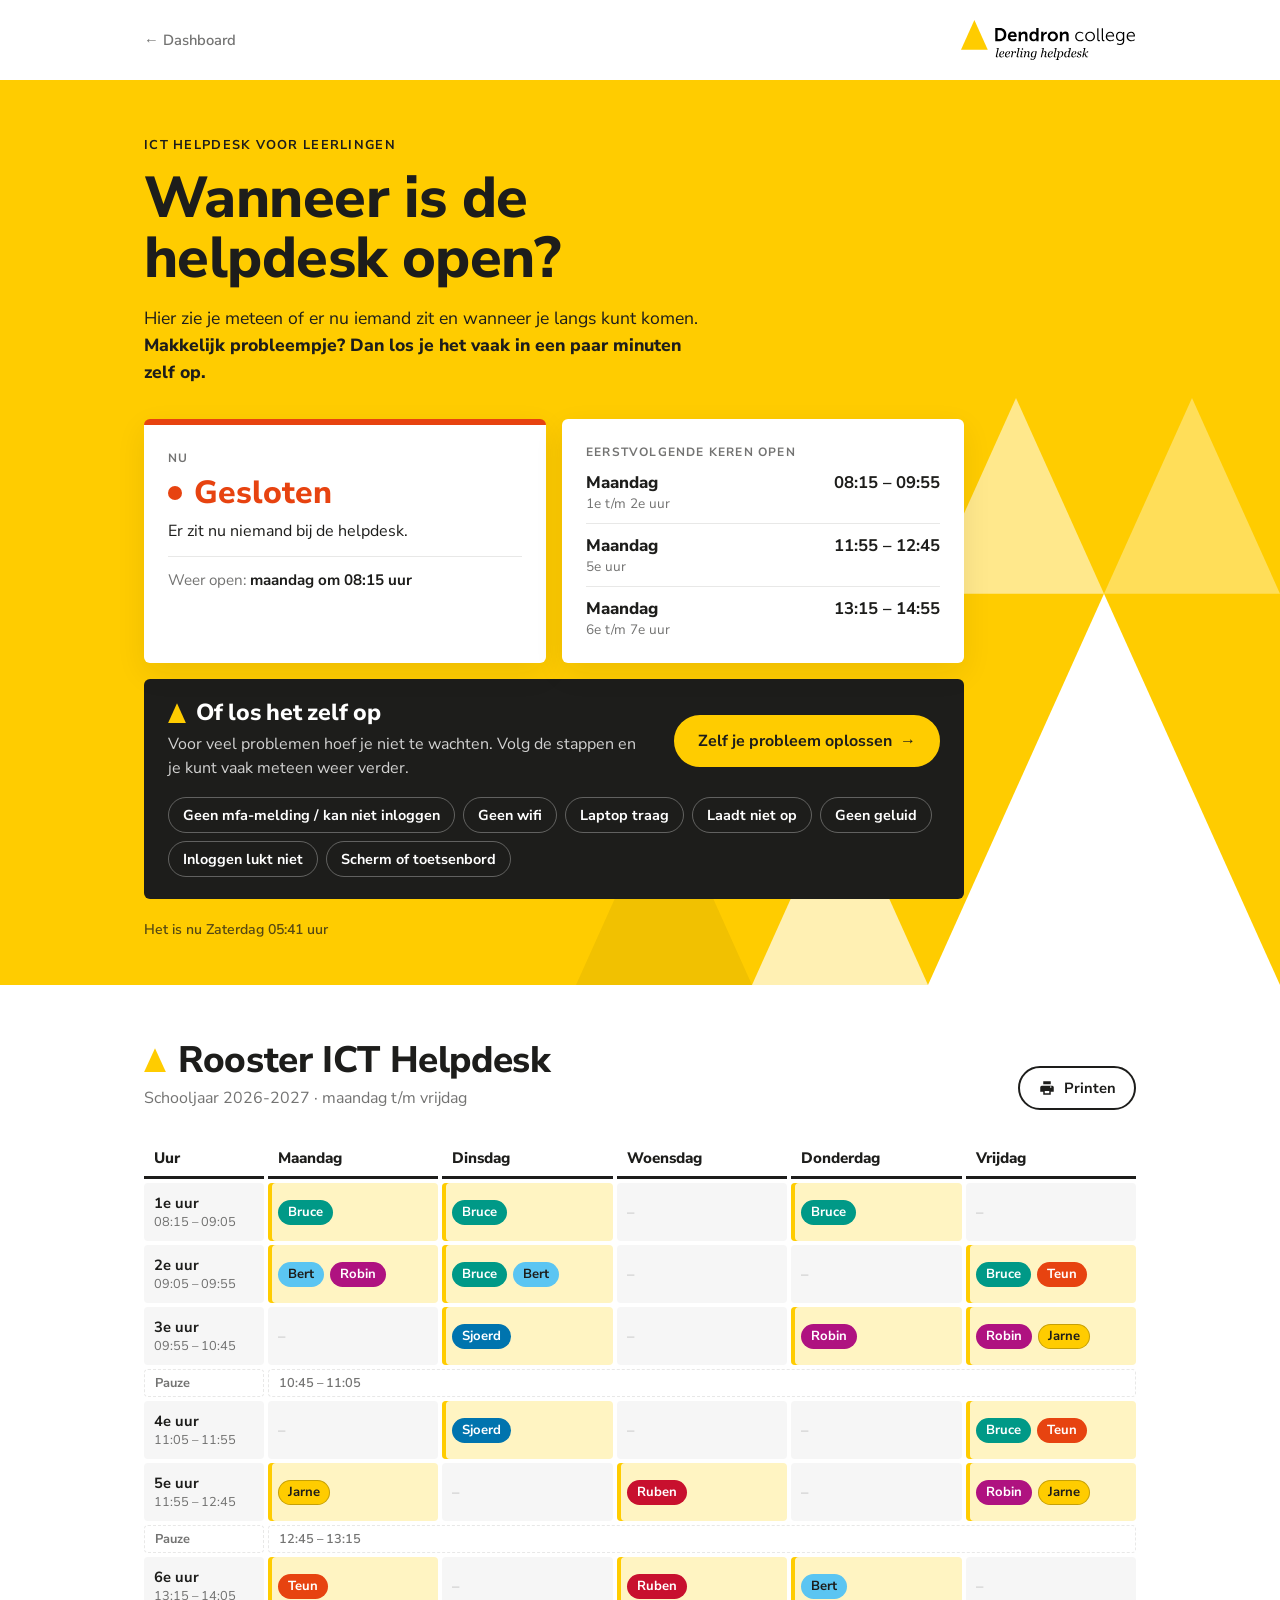
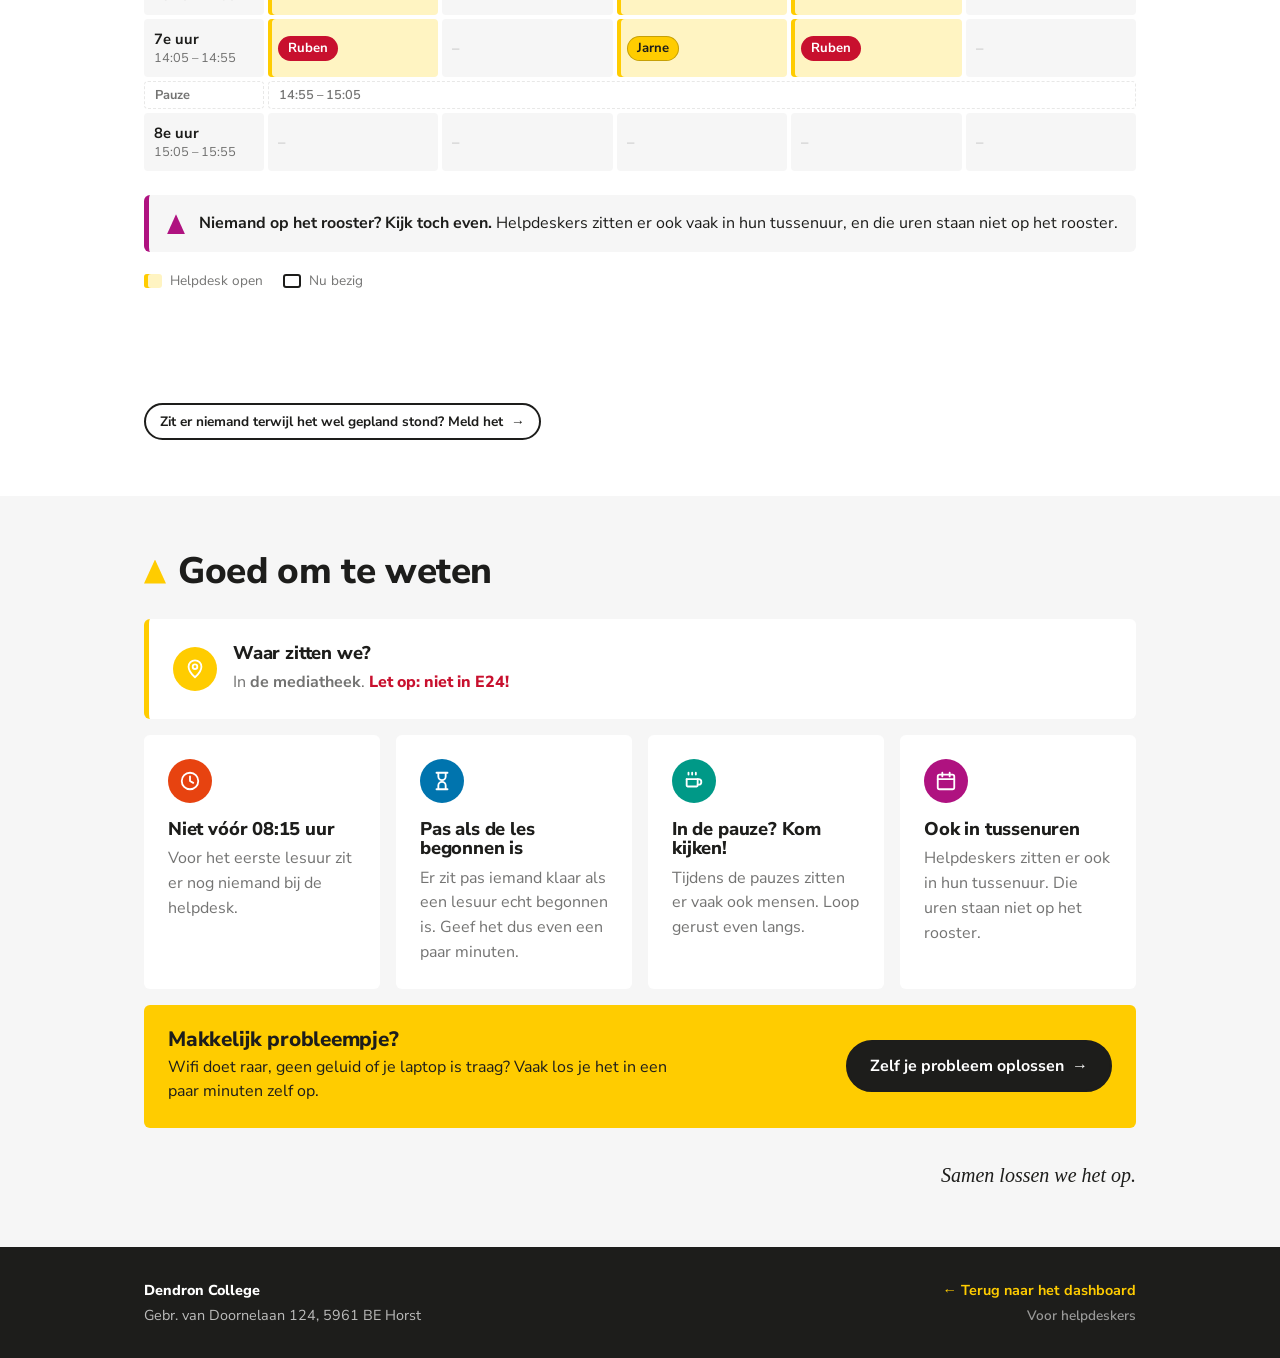
<file: index.html>
<!DOCTYPE html>
<html lang="nl">
<head>
<meta charset="UTF-8">
<meta name="viewport" content="width=device-width, initial-scale=1.0">
<title>ICT Helpdesk — Dendron College</title>
<meta name="description" content="Wanneer is de ICT Helpdesk voor leerlingen van het Dendron College open? Bekijk live of er iemand zit en het hele rooster.">
<meta name="theme-color" content="#ffcc00">
<link rel="icon" id="favicon" href="data:image/svg+xml,%3Csvg xmlns='http://www.w3.org/2000/svg' viewBox='0 0 233 259'%3E%3Cpath d='M233 259H0L116.5 0z' fill='%23ffcc00'/%3E%3C/svg%3E">
<link rel="manifest" href="manifest.webmanifest">
<link rel="apple-touch-icon" href="icons/apple-touch-icon.png">
<meta name="apple-mobile-web-app-title" content="Helpdesk">
<!-- Deelpreview (Teams, WhatsApp). TODO: zet og:image op de volledige URL zodra de site online staat. -->
<meta property="og:type" content="website">
<meta property="og:title" content="ICT Helpdesk — Dendron College">
<meta property="og:description" content="Is de ICT Helpdesk nu open? Bekijk het live, zie het rooster en los makkelijke problemen zelf op.">
<meta property="og:image" content="icons/og-image.png">
<meta name="twitter:card" content="summary_large_image">
<link rel="preconnect" href="https://fonts.googleapis.com">
<link rel="preconnect" href="https://fonts.gstatic.com" crossorigin>
<link href="https://fonts.googleapis.com/css2?family=Nunito+Sans:opsz,wght@6..12,300;6..12,400;6..12,600;6..12,700;6..12,800&display=swap" rel="stylesheet">
<link rel="stylesheet" href="style.css">
</head>
<body>

<header class="site-header no-print">
  <div class="wrap header-inner">
    <a class="back-link" href="https://www.dendrondashboard.online/">
      <span aria-hidden="true">←</span> Dashboard
    </a>
    <img src="logo%20kleur.svg" alt="Dendron college" class="logo-img">
  </div>
</header>

<main>

  <!-- Hero + live status -->
  <section class="hero no-print">
    <svg class="hero-pattern" viewBox="0 0 466 518" aria-hidden="true" preserveAspectRatio="xMaxYMax meet">
      <path d="M466 518H233L349.5 259Z" fill="#fff"/>
      <path d="M349.5 259H233L291.25 129.5Z" fill="#fff" opacity=".55"/>
      <path d="M466 259H349.5L407.75 129.5Z" fill="#fff" opacity=".35"/>
      <path d="M233 518H116.5L174.75 388.5Z" fill="#fff" opacity=".7"/>
      <path d="M116.5 518H0L58.25 388.5Z" fill="#1d1d1b" opacity=".06"/>
      <path d="M233 388.5H174.75L203.875 323.75Z" fill="#fff" opacity=".45"/>
    </svg>

    <div class="wrap hero-inner">
      <p class="eyebrow">ICT Helpdesk voor leerlingen</p>
      <h1>Wanneer is de helpdesk open?</h1>
      <p class="hero-intro">Hier zie je meteen of er nu iemand zit en wanneer je langs kunt komen. <strong>Makkelijk probleempje? Dan los je het vaak in een paar minuten zelf op.</strong></p>

      <div class="status-grid" aria-live="polite">
        <article class="card card--now" id="nowCard">
          <p class="card-label">Nu</p>
          <div id="nowCardBody"><p class="loading">Bezig met laden…</p></div>
        </article>

        <article class="card card--next">
          <p class="card-label">Eerstvolgende keren open</p>
          <div id="nextCardBody"><p class="loading">Bezig met laden…</p></div>
        </article>
      </div>

      <div class="selfhelp-hero">
        <div>
          <h2>Of los het zelf op</h2>
          <p>Voor veel problemen hoef je niet te wachten. Volg de stappen en je kunt vaak meteen weer verder.</p>
        </div>
        <a class="btn btn-yellow" href="zelf-oplossen.html">Zelf je probleem oplossen <span aria-hidden="true">→</span></a>
        <ul class="selfhelp-chips" aria-label="Veelvoorkomende problemen">
          <li><a href="zelf-oplossen.html#mfa">Geen mfa-melding / kan niet inloggen</a></li>
          <li><a href="zelf-oplossen.html#wifi">Geen wifi</a></li>
          <li><a href="zelf-oplossen.html#traag">Laptop traag</a></li>
          <li><a href="zelf-oplossen.html#opladen">Laadt niet op</a></li>
          <li><a href="zelf-oplossen.html#geluid">Geen geluid</a></li>
          <li><a href="zelf-oplossen.html#inloggen">Inloggen lukt niet</a></li>
          <li><a href="zelf-oplossen.html#scherm">Scherm of toetsenbord</a></li>
        </ul>
      </div>

      <p class="clock" id="clockLine"></p>
    </div>
  </section>

  <!-- Rooster -->
  <section class="section" id="rooster">
    <div class="wrap">
      <img src="logo%20kleur.svg" alt="Dendron college" class="logo-img print-only">
      <div class="section-head">
        <div>
          <h2>Rooster ICT Helpdesk</h2>
          <p class="section-sub">Schooljaar <span data-school-year>2026-2027</span> &middot; maandag t/m vrijdag</p>
          <p class="print-meta" id="printMeta"></p>
        </div>
        <button type="button" class="btn btn-ghost no-print" id="printBtn">
          <svg viewBox="0 0 24 24" width="18" height="18" aria-hidden="true"><path fill="currentColor" d="M7 3h10v4H7zM5 9h14a2 2 0 0 1 2 2v6h-4v4H7v-4H3v-6a2 2 0 0 1 2-2zm4 7v3h6v-3zm8-4.5a1 1 0 1 0 0-2 1 1 0 0 0 0 2z"/></svg>
          Printen
        </button>
      </div>

      <!-- Dagweergave (mobiel) -->
      <div class="day-view no-print">
        <div class="day-tabs" role="tablist" aria-label="Kies een dag" id="dayTabs"></div>
        <ol class="day-list" id="dayList" role="tabpanel"></ol>
      </div>

      <!-- Weekoverzicht (desktop + print) -->
      <div class="week-view">
        <table class="schedule-table" id="scheduleTable">
          <thead><tr id="scheduleHead"></tr></thead>
          <tbody id="scheduleBody"></tbody>
        </table>
      </div>

      <p class="callout">
        <span class="callout-icon" aria-hidden="true"></span>
        <span><strong>Niemand op het rooster? Kijk toch even.</strong> Helpdeskers zitten er ook vaak in hun tussenuur, en die uren staan niet op het rooster.</span>
      </p>

      <p class="legend no-print">
        <span class="legend-item"><span class="legend-swatch legend-swatch--open"></span>Helpdesk open</span>
        <span class="legend-item"><span class="legend-swatch legend-swatch--now"></span>Nu bezig</span>
      </p>
    </div>
  </section>

  <!-- Melden: niemand aanwezig tijdens ingeroosterd uur -->
  <section class="section section--report no-print" id="report">
    <div class="wrap">
      <button type="button" class="btn" id="reportOpenBtn" aria-haspopup="dialog" aria-controls="reportDialog">
        Zit er niemand terwijl het wel gepland stond? Meld het <span aria-hidden="true">→</span>
      </button>
    </div>
  </section>

  <dialog class="report-dialog no-print" id="reportDialog">
    <iframe name="reportTargetFrame" id="reportTargetFrame" style="display:none" title="Verzendresultaat melding"></iframe>
    <form class="report-form" id="reportForm" action="https://desk.zoho.eu/support/WebToCase" method="POST" enctype="multipart/form-data" target="reportTargetFrame">
      <input type="hidden" name="xnQsjsdp" value="edbsneeeb703ba929cdb6807a4efa32f4d808">
      <input type="hidden" name="xmIwtLD" value="edbsnc99cc49e31f7a76a9d853115a38218190ee532fbfa03d89999647d38cb2911f1">
      <input type="hidden" name="xJdfEaS" value="">
      <input type="hidden" name="actionType" value="Q2FzZXM=">
      <input type="hidden" name="returnURL" value="*">
      <input type="hidden" name="Contact Name" id="reportContactName" value="">
      <input type="hidden" name="Email" value="onbekend@leerling.dendron.nl">
      <input type="hidden" name="Subject" id="reportSubject" value="">

      <div class="report-dialog-head">
        <h3>Zit er niemand, terwijl het wel gepland stond?</h3>
        <button type="button" class="report-dialog-close" id="reportCancelBtn" aria-label="Sluiten">&times;</button>
      </div>
      <p class="report-dialog-intro">Meld het even, dan weet de teamleider dat er iemand gemist is.</p>
      <div class="report-field">
        <label for="reportSlot">Welk lesuur ging het mis?</label>
        <select id="reportSlot" required></select>
      </div>
      <div class="report-field">
        <label for="reportName">Je naam <span class="report-optional">(optioneel)</span></label>
        <input type="text" id="reportName" placeholder="Bijv. Sanne de Vries" autocomplete="name">
      </div>
      <div class="report-field">
        <label for="reportNote">Extra info <span class="report-optional">(optioneel)</span></label>
        <textarea id="reportNote" name="Description" rows="3" placeholder="Bijv. Ik ben om 10:10 langsgeweest, er zat niemand."></textarea>
      </div>
      <div class="report-actions">
        <button type="submit" class="btn btn-dark" id="reportSubmitBtn">Versturen</button>
      </div>
      <p class="report-status" id="reportStatus" role="status" aria-live="polite"></p>
    </form>
  </dialog>

  <!-- Goed om te weten -->
  <section class="section section--tips">
    <div class="wrap">
      <h2>Goed om te weten</h2>
      <div class="tips">
        <article class="tip tip--location">
          <span class="tip-icon tip-icon--yellow" aria-hidden="true">
            <svg viewBox="0 0 24 24"><path d="M12 21s-7-6.2-7-11.5A7 7 0 0 1 19 9.5C19 14.8 12 21 12 21Z"/><circle cx="12" cy="9.5" r="2.5"/></svg>
          </span>
          <h3>Waar zitten we?</h3>
          <p>In <strong data-location>de mediatheek</strong>. <span class="tip-warning" data-location-warning>Let op: niet in E24!</span></p>
        </article>
        <article class="tip">
          <span class="tip-icon tip-icon--orange" aria-hidden="true">
            <svg viewBox="0 0 24 24"><circle cx="12" cy="12" r="9"/><path d="M12 7v5l3.5 2"/></svg>
          </span>
          <h3>Niet vóór 08:15 uur</h3>
          <p>Voor het eerste lesuur zit er nog niemand bij de helpdesk.</p>
        </article>
        <article class="tip">
          <span class="tip-icon tip-icon--blue" aria-hidden="true">
            <svg viewBox="0 0 24 24"><path d="M6 3h12M8 3v4a4 4 0 0 0 8 0V3M8 21v-4a4 4 0 0 1 8 0v4M6 21h12"/></svg>
          </span>
          <h3>Pas als de les begonnen is</h3>
          <p>Er zit pas iemand klaar als een lesuur echt begonnen is. Geef het dus even een paar minuten.</p>
        </article>
        <article class="tip">
          <span class="tip-icon tip-icon--teal" aria-hidden="true">
            <svg viewBox="0 0 24 24"><path d="M4 10h13a3 3 0 0 1 0 6h-1"/><path d="M4 10v7a1 1 0 0 0 1 1h10a1 1 0 0 0 1-1v-7"/><path d="M6 3v2M10 3v2M14 3v2"/></svg>
          </span>
          <h3>In de pauze? Kom kijken!</h3>
          <p>Tijdens de pauzes zitten er vaak ook mensen. Loop gerust even langs.</p>
        </article>
        <article class="tip">
          <span class="tip-icon tip-icon--magenta" aria-hidden="true">
            <svg viewBox="0 0 24 24"><rect x="3" y="5" width="18" height="16" rx="2"/><path d="M3 10h18M8 3v4M16 3v4"/></svg>
          </span>
          <h3>Ook in tussenuren</h3>
          <p>Helpdeskers zitten er ook in hun tussenuur. Die uren staan niet op het rooster.</p>
        </article>
      </div>
      <div class="selfhelp-banner">
        <div>
          <h3>Makkelijk probleempje?</h3>
          <p>Wifi doet raar, geen geluid of je laptop is traag? Vaak los je het in een paar minuten zelf op.</p>
        </div>
        <a class="btn btn-dark" href="zelf-oplossen.html">Zelf je probleem oplossen <span aria-hidden="true">→</span></a>
      </div>
      <p class="quote">Samen lossen we het op.</p>
    </div>
  </section>

</main>

<footer class="site-footer no-print">
  <div class="wrap footer-inner">
    <div>
      <p class="footer-title">Dendron College</p>
      <p>Gebr. van Doornelaan 124, 5961 BE Horst</p>
    </div>
    <div class="footer-links">
      <a class="footer-link" href="https://www.dendrondashboard.online/">← Terug naar het dashboard</a>
      <a class="footer-link footer-link--muted" href="beheer.html">Voor helpdeskers</a>
    </div>
  </div>
</footer>

<script src="rooster.js"></script>
<script src="script.js"></script>
</body>
</html>
</file>
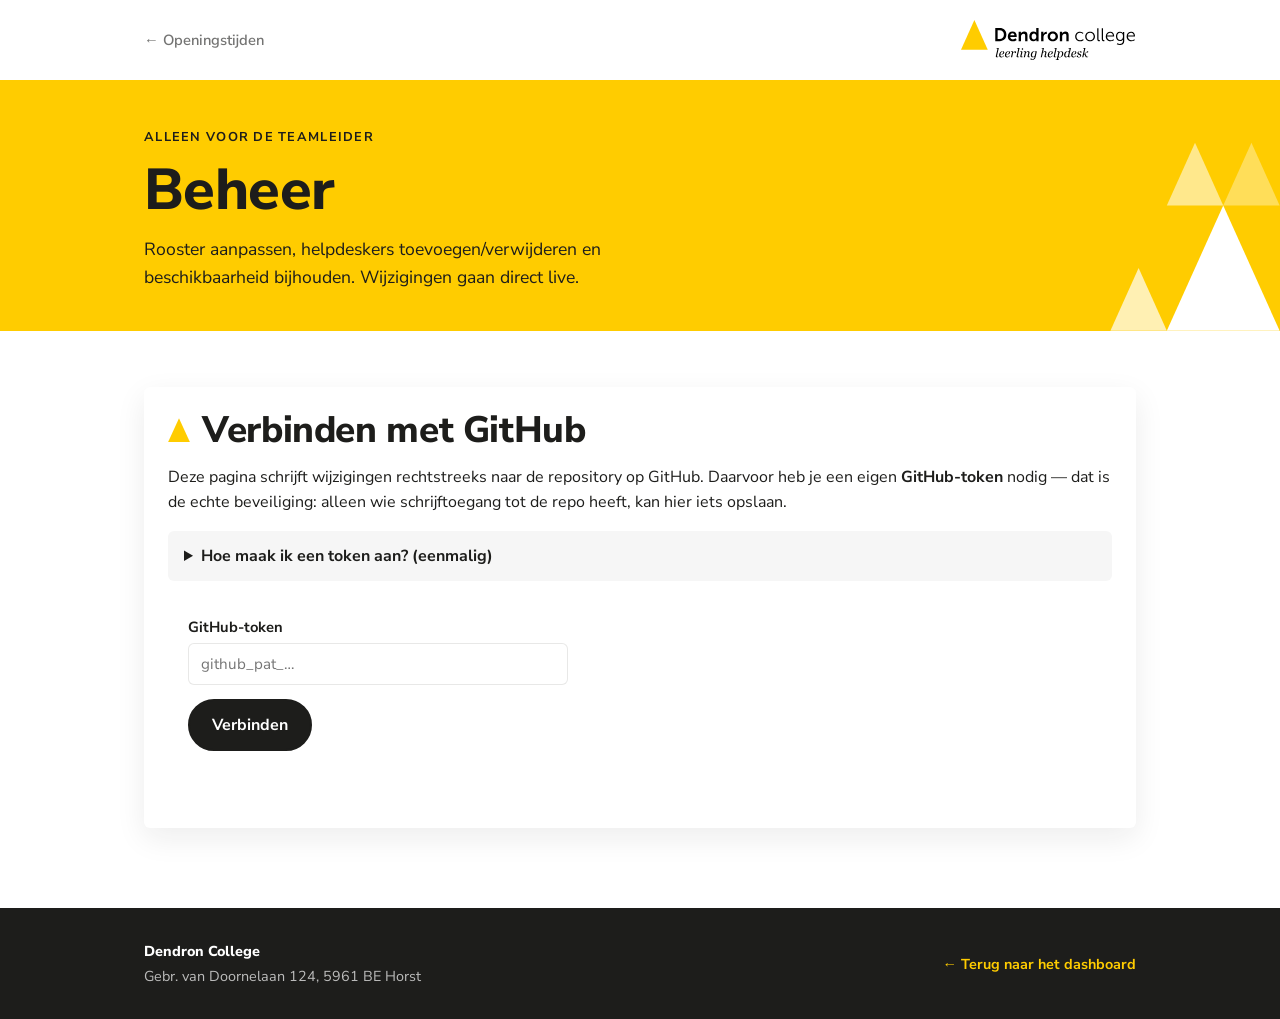
<file: beheer.html>
<!DOCTYPE html>
<html lang="nl">
<head>
<meta charset="UTF-8">
<meta name="viewport" content="width=device-width, initial-scale=1.0">
<title>Beheer — ICT Helpdesk Dendron College</title>
<meta name="description" content="Voor de teamleider: rooster aanpassen, helpdeskers beheren en beschikbaarheid bijhouden.">
<meta name="robots" content="noindex, nofollow">
<meta name="theme-color" content="#ffcc00">
<link rel="icon" href="data:image/svg+xml,%3Csvg xmlns='http://www.w3.org/2000/svg' viewBox='0 0 233 259'%3E%3Cpath d='M233 259H0L116.5 0z' fill='%23ffcc00'/%3E%3C/svg%3E">
<link rel="preconnect" href="https://fonts.googleapis.com">
<link rel="preconnect" href="https://fonts.gstatic.com" crossorigin>
<link href="https://fonts.googleapis.com/css2?family=Nunito+Sans:opsz,wght@6..12,300;6..12,400;6..12,600;6..12,700;6..12,800&display=swap" rel="stylesheet">
<link rel="stylesheet" href="style.css">
</head>
<body>

<header class="site-header">
  <div class="wrap header-inner">
    <a class="back-link" href="index.html">
      <span aria-hidden="true">←</span> Openingstijden
    </a>
    <img src="logo%20kleur.svg" alt="Dendron college" class="logo-img">
  </div>
</header>

<main>

  <section class="hero hero--compact">
    <svg class="hero-pattern" viewBox="0 0 466 518" aria-hidden="true" preserveAspectRatio="xMaxYMax meet">
      <path d="M466 518H233L349.5 259Z" fill="#fff"/>
      <path d="M349.5 259H233L291.25 129.5Z" fill="#fff" opacity=".55"/>
      <path d="M466 259H349.5L407.75 129.5Z" fill="#fff" opacity=".35"/>
      <path d="M233 518H116.5L174.75 388.5Z" fill="#fff" opacity=".7"/>
    </svg>

    <div class="wrap hero-inner">
      <p class="eyebrow">Alleen voor de teamleider</p>
      <h1>Beheer</h1>
      <p class="hero-intro">Rooster aanpassen, helpdeskers toevoegen/verwijderen en beschikbaarheid bijhouden. Wijzigingen gaan direct live.</p>
    </div>
  </section>

  <!-- Stap 1: inloggen -->
  <section class="section" id="loginSection">
    <div class="wrap">
      <div class="admin-card">
        <h2 class="admin-card-title">Verbinden met GitHub</h2>
        <p>Deze pagina schrijft wijzigingen rechtstreeks naar de repository op GitHub. Daarvoor heb je een eigen <strong>GitHub-token</strong> nodig — dat is de echte beveiliging: alleen wie schrijftoegang tot de repo heeft, kan hier iets opslaan.</p>

        <details class="admin-help">
          <summary>Hoe maak ik een token aan? (eenmalig)</summary>
          <ol>
            <li>Ga naar <a href="https://github.com/settings/personal-access-tokens/new" target="_blank" rel="noopener">github.com/settings/personal-access-tokens/new</a> en log in met een GitHub-account dat schrijftoegang heeft tot deze repository.</li>
            <li>Geef het token een naam, bijv. "Helpdesk beheer".</li>
            <li>Kies bij <strong>Repository access</strong> voor "Only select repositories" en selecteer deze repo (<strong>Helpdesk-uren</strong>).</li>
            <li>Zet bij <strong>Permissions → Repository permissions → Contents</strong> op <strong>Read and write</strong>. Meer heeft deze pagina niet nodig.</li>
            <li>Klik op "Generate token" en kopieer de token (begint met <code>github_pat_…</code>).</li>
            <li>Plak hem hieronder. Hij wordt alleen in dit browsertabblad onthouden (niet opgeslagen), en gaat rechtstreeks naar GitHub — nooit ergens anders naartoe.</li>
          </ol>
        </details>

        <form class="report-form admin-login-form" id="loginForm">
          <div class="report-field">
            <label for="tokenInput">GitHub-token</label>
            <input type="password" id="tokenInput" autocomplete="off" placeholder="github_pat_…" required>
          </div>
          <div class="report-actions">
            <button type="submit" class="btn btn-dark">Verbinden</button>
          </div>
          <p class="report-status" id="loginStatus" role="status" aria-live="polite"></p>
        </form>
      </div>
    </div>
  </section>

  <!-- Stap 2: beheeromgeving (verborgen tot je verbonden bent) -->
  <section class="section" id="adminSection" hidden>
    <div class="wrap">

      <div class="admin-topbar">
        <p class="admin-connected">Verbonden met GitHub</p>
        <button type="button" class="btn" id="logoutBtn">Uitloggen</button>
      </div>

      <!-- Rooster bewerken -->
      <div class="admin-card">
        <h2 class="admin-card-title">Rooster</h2>
        <p>Klik op een naam in een vak om diegene dat lesuur te verwijderen. Gebruik het keuzemenu om iemand toe te voegen.</p>
        <div class="week-view admin-schedule-wrap">
          <table class="schedule-table" id="adminScheduleTable">
            <thead><tr id="adminScheduleHead"></tr></thead>
            <tbody id="adminScheduleBody"></tbody>
          </table>
        </div>
      </div>

      <div class="admin-save-bar">
        <button type="button" class="btn btn-dark" id="saveRoosterBtn">Rooster &amp; helpdeskers opslaan</button>
        <p class="report-status" id="saveStatus" role="status" aria-live="polite"></p>
      </div>

      <!-- Helpdeskers beheren -->
      <div class="admin-card">
        <h2 class="admin-card-title">Helpdeskers</h2>
        <p>Voeg een nieuwe helpdesker toe of verwijder iemand. Verwijderen haalt diegene ook overal uit het rooster.</p>
        <div id="helperList" class="admin-helper-list"></div>
        <form class="report-form admin-inline-form" id="helperForm">
          <div class="report-field">
            <label for="helperName">Naam</label>
            <input type="text" id="helperName" placeholder="Bijv. Sanne" required>
          </div>
          <div class="report-field">
            <label for="helperColor">Kleur</label>
            <select id="helperColor">
              <option value="teal">teal</option>
              <option value="red">rood</option>
              <option value="lightblue">lichtblauw</option>
              <option value="magenta">magenta</option>
              <option value="orange">oranje</option>
              <option value="yellow">geel</option>
              <option value="blue">blauw</option>
              <option value="lime">lime</option>
              <option value="dark">donker</option>
            </select>
          </div>
          <div class="report-actions">
            <button type="submit" class="btn btn-dark">Toevoegen</button>
          </div>
        </form>
      </div>

      <!-- Beschikbaarheid -->
      <div class="admin-card" id="absenceCard">
        <h2 class="admin-card-title">Niet beschikbaar</h2>
        <p>Geef aan dat iemand op een bepaalde datum een bepaald lesuur niet beschikbaar is. Diegene verdwijnt dan automatisch dat lesuur van het rooster op de site — je hoeft het weekrooster hiervoor niet aan te passen.</p>
        <form class="report-form admin-inline-form" id="absenceForm">
          <div class="report-field">
            <label for="absenceName">Wie</label>
            <select id="absenceName" required></select>
          </div>
          <div class="report-field">
            <label for="absenceDate">Datum</label>
            <input type="date" id="absenceDate" required>
          </div>
          <div class="report-field">
            <label for="absencePeriod">Lesuur</label>
            <select id="absencePeriod" required></select>
          </div>
          <div class="report-actions">
            <button type="submit" class="btn btn-dark">Toevoegen</button>
          </div>
          <p class="report-status" id="absenceStatus" role="status" aria-live="polite"></p>
        </form>
        <div id="absenceList"></div>
      </div>

    </div>
  </section>

</main>

<footer class="site-footer">
  <div class="wrap footer-inner">
    <div>
      <p class="footer-title">Dendron College</p>
      <p>Gebr. van Doornelaan 124, 5961 BE Horst</p>
    </div>
    <a class="footer-link" href="https://www.dendrondashboard.online/">← Terug naar het dashboard</a>
  </div>
</footer>

<script src="admin.js"></script>
</body>
</html>
</file>
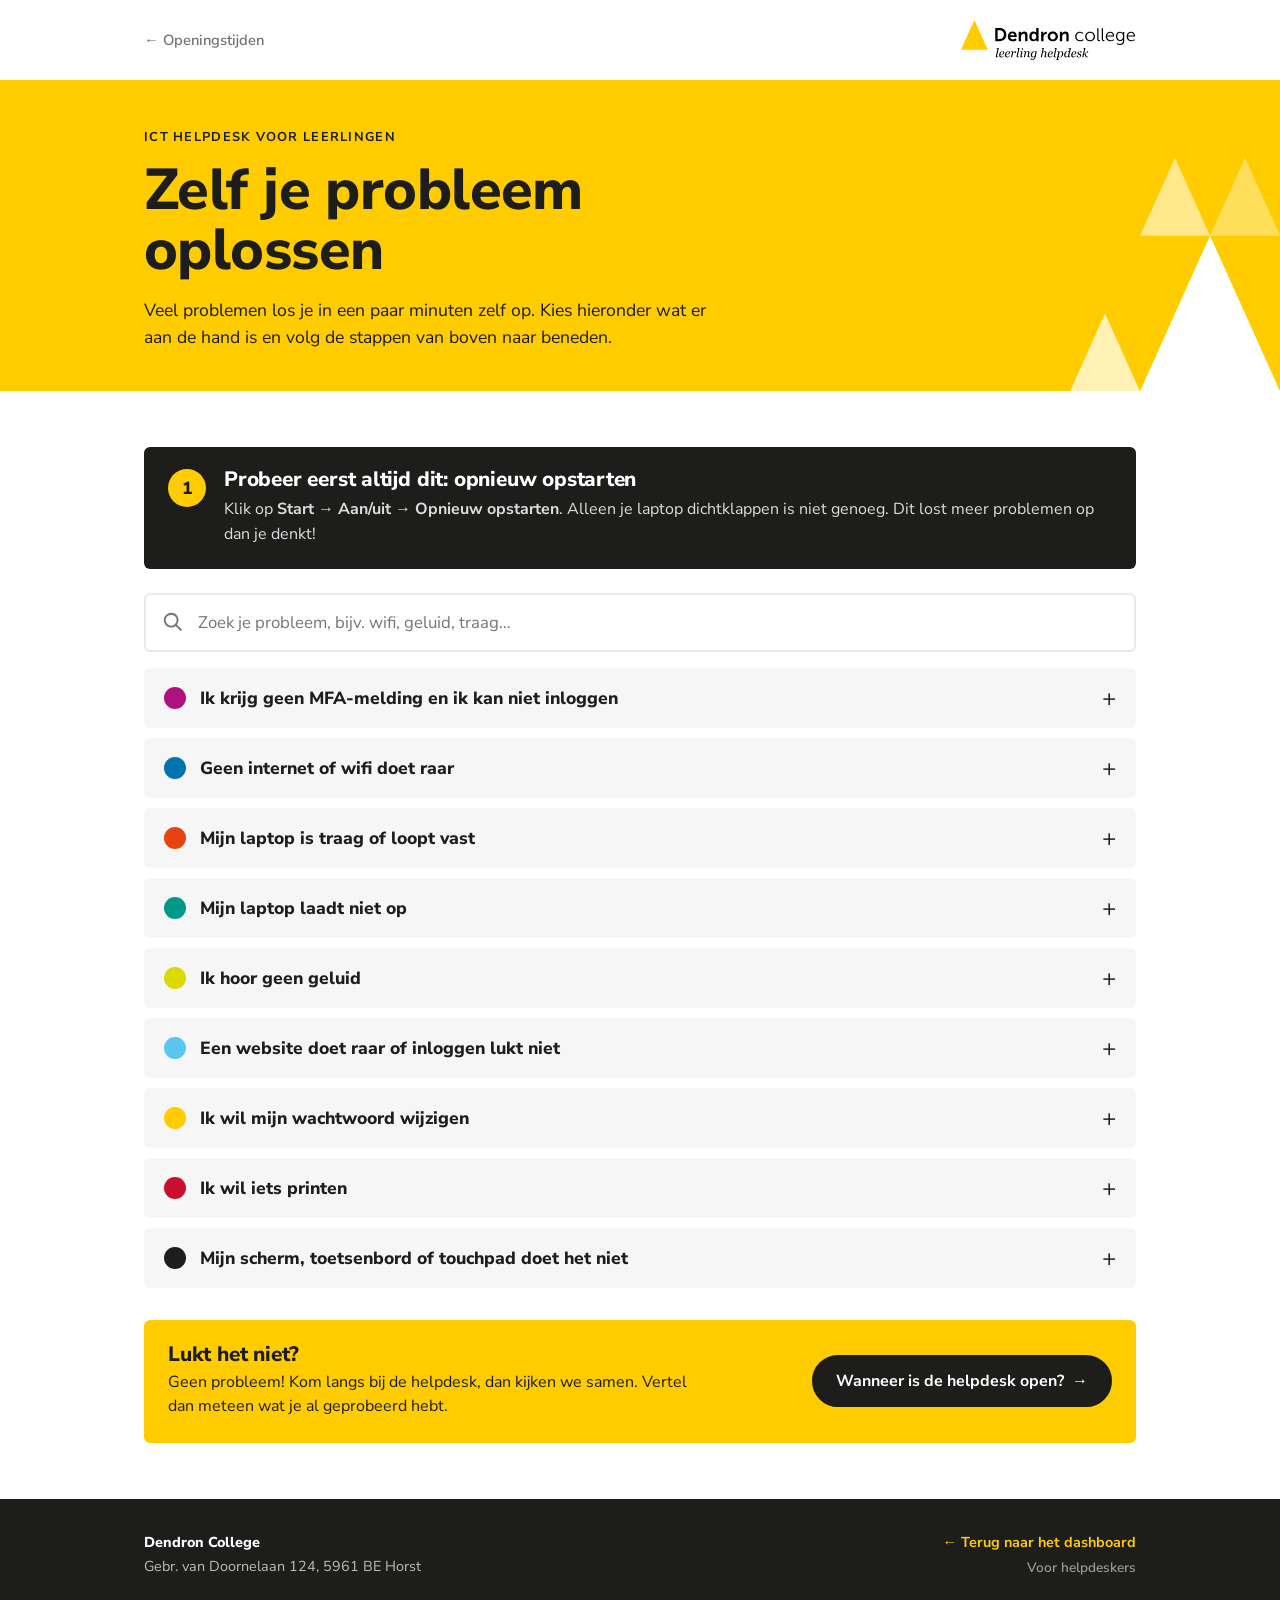
<file: zelf-oplossen.html>
<!DOCTYPE html>
<html lang="nl">
<head>
<meta charset="UTF-8">
<meta name="viewport" content="width=device-width, initial-scale=1.0">
<title>Zelf oplossen — ICT Helpdesk Dendron College</title>
<meta name="description" content="Snel zelf een makkelijk ICT-probleem oplossen: wifi, geluid, een trage laptop, opladen en inloggen.">
<meta name="theme-color" content="#ffcc00">
<link rel="icon" href="data:image/svg+xml,%3Csvg xmlns='http://www.w3.org/2000/svg' viewBox='0 0 233 259'%3E%3Cpath d='M233 259H0L116.5 0z' fill='%23ffcc00'/%3E%3C/svg%3E">
<link rel="manifest" href="manifest.webmanifest">
<link rel="apple-touch-icon" href="icons/apple-touch-icon.png">
<meta name="apple-mobile-web-app-title" content="Helpdesk">
<!-- Deelpreview (Teams, WhatsApp). TODO: zet og:image op de volledige URL zodra de site online staat. -->
<meta property="og:type" content="website">
<meta property="og:title" content="Zelf je probleem oplossen — ICT Helpdesk Dendron">
<meta property="og:description" content="Wifi, geluid, trage laptop? Los makkelijke ICT-problemen in een paar minuten zelf op.">
<meta property="og:image" content="icons/og-image.png">
<meta name="twitter:card" content="summary_large_image">
<link rel="preconnect" href="https://fonts.googleapis.com">
<link rel="preconnect" href="https://fonts.gstatic.com" crossorigin>
<link href="https://fonts.googleapis.com/css2?family=Nunito+Sans:opsz,wght@6..12,300;6..12,400;6..12,600;6..12,700;6..12,800&display=swap" rel="stylesheet">
<link rel="stylesheet" href="style.css">
</head>
<body>

<header class="site-header">
  <div class="wrap header-inner">
    <a class="back-link" href="index.html">
      <span aria-hidden="true">←</span> Openingstijden
    </a>
    <img src="logo%20kleur.svg" alt="Dendron college" class="logo-img">
  </div>
</header>

<main>

  <section class="hero hero--compact">
    <svg class="hero-pattern" viewBox="0 0 466 518" aria-hidden="true" preserveAspectRatio="xMaxYMax meet">
      <path d="M466 518H233L349.5 259Z" fill="#fff"/>
      <path d="M349.5 259H233L291.25 129.5Z" fill="#fff" opacity=".55"/>
      <path d="M466 259H349.5L407.75 129.5Z" fill="#fff" opacity=".35"/>
      <path d="M233 518H116.5L174.75 388.5Z" fill="#fff" opacity=".7"/>
    </svg>

    <div class="wrap hero-inner">
      <p class="eyebrow">ICT Helpdesk voor leerlingen</p>
      <h1>Zelf je probleem oplossen</h1>
      <p class="hero-intro">Veel problemen los je in een paar minuten zelf op. Kies hieronder wat er aan de hand is en volg de stappen van boven naar beneden.</p>
    </div>
  </section>

  <section class="section">
    <div class="wrap">

      <div class="first-aid">
        <span class="first-aid-num" aria-hidden="true">1</span>
        <div>
          <h2 class="first-aid-title">Probeer eerst altijd dit: opnieuw opstarten</h2>
          <p>Klik op <strong>Start → Aan/uit → Opnieuw opstarten</strong>. Alleen je laptop dichtklappen is niet genoeg. Dit lost meer problemen op dan je denkt!</p>
        </div>
      </div>

      <div class="search">
        <label class="visually-hidden" for="faqSearch">Zoek je probleem</label>
        <svg class="search-icon" viewBox="0 0 24 24" aria-hidden="true"><path fill="currentColor" d="M10 2a8 8 0 0 1 6.32 12.9l5.39 5.4-1.42 1.4-5.39-5.38A8 8 0 1 1 10 2zm0 2a6 6 0 1 0 0 12 6 6 0 0 0 0-12z"/></svg>
        <input type="search" id="faqSearch" placeholder="Zoek je probleem, bijv. wifi, geluid, traag…" autocomplete="off">
      </div>

      <div class="faq">

        <details class="faq-item" id="mfa" data-keywords="mfa authenticator telefoon nieuwe toestel melding inloggen verificatie 2fa">
          <summary><span class="faq-icon faq-icon--magenta" aria-hidden="true"></span>Ik krijg geen MFA-melding en ik kan niet inloggen</summary>
          <div class="faq-item-body">
            <p>Heb je een nieuwe telefoon, of krijg je geen melding als je wilt inloggen? Vul je gegevens in, dan reset de helpdesk je mfa.</p>
            <p class="faq-note"><strong>Let op:</strong> dit duurt meestal 1 werkdag. Je mfa is dus niet meteen gereset — je hoeft niet nog een keer te melden als het niet meteen werkt.</p>
            <iframe name="mfaTargetFrame" id="mfaTargetFrame" style="display:none" title="Verzendresultaat mfa-aanvraag"></iframe>
            <form class="faq-form" id="mfaForm" action="https://desk.zoho.eu/support/WebToCase" method="POST" enctype="multipart/form-data" target="mfaTargetFrame">
              <input type="hidden" name="xnQsjsdp" value="edbsneeeb703ba929cdb6807a4efa32f4d808">
              <input type="hidden" name="xmIwtLD" value="edbsnc99cc49e31f7a76a9d853115a3821819fe1b2c371ee422159dc8c1f630ed2b4b">
              <input type="hidden" name="xJdfEaS" value="">
              <input type="hidden" name="actionType" value="Q2FzZXM=">
              <input type="hidden" name="returnURL" value="*">
              <input type="hidden" name="Subject" value="MFA reset">
              <input type="hidden" name="Soort probleem" value="MFA reset">
              <input type="hidden" name="Contact Name" id="mfaContactName" value="">
              <input type="hidden" id="mfaEmail" name="Email" value="">
              <div class="report-field">
                <label for="mfaFullName">Voor- en achternaam</label>
                <input type="text" id="mfaFullName" required autocomplete="name" placeholder="Bijv. Sanne de Vries">
              </div>
              <div class="report-field">
                <label for="mfaNumber">Leerlingnummer</label>
                <input type="text" id="mfaNumber" required inputmode="numeric" pattern="[0-9]+" autocomplete="off" placeholder="Bijv. 58123456">
              </div>
              <div class="report-actions">
                <button type="submit" class="btn btn-dark">Versturen</button>
              </div>
              <p class="report-status" id="mfaStatus" role="status" aria-live="polite"></p>
            </form>

            <p class="faq-subhead">Zodra je mfa gereset is (meestal de volgende werkdag)</p>
            <ol>
              <li>Pak je schoolmail + wachtwoord, en je smartphone en laptop erbij.</li>
              <li>Verwijder je oude account: open de Authenticator-app, tik op je oude account (meestal <strong>"Stichting LVO"</strong> met daaronder je schoolmail), tik rechtsboven op instellingen en kies <strong>"Account verwijderen"</strong>.</li>
              <li>Ga op je laptop naar <strong>aka.ms/mfasetup</strong> en klik op <strong>"+ Aanmeldingsmethode toevoegen"</strong>. Kies <strong>Authenticator</strong> en klik op "Volgende" voor de QR-code.</li>
              <li>Open de Authenticator-app op je telefoon, kies <strong>"Werk- of schoolaccount toevoegen"</strong> en scan de QR-code op je laptopscherm. Klik op volgende en voer de code in op je telefoon.</li>
            </ol>
            <p>Klaar! Lukt het niet? Loop dan even naar de helpdesk.</p>
          </div>
        </details>

        <details class="faq-item" id="wifi" data-keywords="internet netwerk verbinding online eduroam verbonden offline">
          <summary><span class="faq-icon faq-icon--blue" aria-hidden="true"></span>Geen internet of wifi doet raar</summary>
          <ol>
            <li>Zet wifi uit en weer aan (klik op het wifi-icoon rechtsonder).</li>
            <li>Staat de <strong>vliegtuigmodus</strong> aan? Zet hem uit.</li>
            <li>Nog steeds niks? Klik met rechts op het schoolnetwerk, kies <strong>Vergeten</strong> en maak opnieuw verbinding.</li>
            <li>Start je laptop opnieuw op.</li>
          </ol>
          <div class="faq-resolved">
            <button type="button" class="faq-resolved-btn">Het probleem is nu opgelost</button>
            <p class="faq-resolved-status" aria-live="polite"></p>
          </div>
        </details>

        <details class="faq-item" id="traag" data-keywords="langzaam vast hangt bevriest crasht update slow">
          <summary><span class="faq-icon faq-icon--orange" aria-hidden="true"></span>Mijn laptop is traag of loopt vast</summary>
          <ol>
            <li>Sluit programma's en tabbladen die je niet gebruikt.</li>
            <li>Start opnieuw op (dus niet alleen dichtklappen).</li>
            <li>Staan er updates klaar? Ga naar <strong>Instellingen → Windows Update</strong>, installeer ze en start opnieuw op.</li>
            <li>Loopt hij helemaal vast? Houd de aan/uit-knop 10 seconden ingedrukt en zet hem daarna weer aan.</li>
          </ol>
          <div class="faq-resolved">
            <button type="button" class="faq-resolved-btn">Het probleem is nu opgelost</button>
            <p class="faq-resolved-status" aria-live="polite"></p>
          </div>
        </details>

        <details class="faq-item" id="opladen" data-keywords="batterij accu oplader stroom lader leeg">
          <summary><span class="faq-icon faq-icon--teal" aria-hidden="true"></span>Mijn laptop laadt niet op</summary>
          <ol>
            <li>Zit de stekker goed in het stopcontact én in je laptop?</li>
            <li>Probeer een ander stopcontact.</li>
            <li>Brandt het lampje op de oplader of laptop? Zo niet, probeer (als het kan) een andere oplader.</li>
            <li>Kijk of de kabel ergens geknakt of beschadigd is.</li>
          </ol>
          <div class="faq-resolved">
            <button type="button" class="faq-resolved-btn">Het probleem is nu opgelost</button>
            <p class="faq-resolved-status" aria-live="polite"></p>
          </div>
        </details>

        <details class="faq-item" id="geluid" data-keywords="audio volume speaker koptelefoon oortjes bluetooth horen">
          <summary><span class="faq-icon faq-icon--lime" aria-hidden="true"></span>Ik hoor geen geluid</summary>
          <ol>
            <li>Staat het volume niet op nul of op dempen? Check het luidspreker-icoon rechtsonder.</li>
            <li>Klik op het luidspreker-icoon en kies het juiste apparaat (speakers of je koptelefoon).</li>
            <li>Koptelefoon? Haal de stekker eruit en doe hem er weer in. Bij bluetooth: verbinding verbreken en opnieuw koppelen.</li>
            <li>Kijk ook of het geluid in de website of app zelf niet uit staat.</li>
          </ol>
          <div class="faq-resolved">
            <button type="button" class="faq-resolved-btn">Het probleem is nu opgelost</button>
            <p class="faq-resolved-status" aria-live="polite"></p>
          </div>
        </details>

        <details class="faq-item" id="inloggen" data-keywords="wachtwoord account login website browser chrome edge pagina laden">
          <summary><span class="faq-icon faq-icon--lightblue" aria-hidden="true"></span>Een website doet raar of inloggen lukt niet</summary>
          <ol>
            <li>Vernieuw de pagina (<kbd>F5</kbd> of <kbd>Ctrl</kbd> + <kbd>R</kbd>).</li>
            <li>Staat <strong>Caps Lock</strong> aan? Let op hoofdletters in je wachtwoord.</li>
            <li>Probeer een privévenster (<kbd>Ctrl</kbd> + <kbd>Shift</kbd> + <kbd>N</kbd>) of een andere browser.</li>
            <li>Werkt het nog steeds niet? Wis je browsergeschiedenis en cookies en probeer het opnieuw.</li>
          </ol>
          <div class="faq-resolved">
            <button type="button" class="faq-resolved-btn">Het probleem is nu opgelost</button>
            <p class="faq-resolved-status" aria-live="polite"></p>
          </div>
        </details>

        <details class="faq-item" id="wachtwoord" data-keywords="wachtwoord password wijzigen veranderen reset vergeten account ctrl alt delete">
          <summary><span class="faq-icon faq-icon--yellow" aria-hidden="true"></span>Ik wil mijn wachtwoord wijzigen</summary>
          <ol>
            <li>Ga naar een vaste computer of laptop die verbonden is met het schoolnetwerk (dus <strong>niet</strong> je eigen laptop).</li>
            <li>Druk tegelijkertijd op <kbd>Ctrl</kbd> + <kbd>Alt</kbd> + <kbd>Del</kbd>.</li>
            <li>Klik op <strong>Wachtwoord wijzigen</strong>.</li>
            <li>Volg de instructies op het scherm.</li>
            <li>Vul 1x je huidige wachtwoord in.</li>
            <li>Vul 2x je nieuwe wachtwoord in.</li>
          </ol>
          <div class="faq-resolved">
            <button type="button" class="faq-resolved-btn">Het probleem is nu opgelost</button>
            <p class="faq-resolved-status" aria-live="polite"></p>
          </div>
        </details>

        <details class="faq-item" id="printen" data-keywords="printen afdrukken printer canon uniflow mobileprint lvo cloud printerstuurprogramma">
          <summary><span class="faq-icon faq-icon--red" aria-hidden="true"></span>Ik wil iets printen</summary>
          <div class="faq-item-body">
            <p class="faq-subhead">Ik heb een beetje haast, wat is de snelste manier?</p>
            <ol>
              <li>Log in op <a href="https://stichtinglvo.eu.uniflowonline.com" target="_blank" rel="noopener">stichtinglvo.eu.uniflowonline.com</a>.</li>
              <li>Klik op "Ga verder met Stichting LVO".</li>
              <li>Klik op "Beginnen met afdrukken" en sleep je bestand naar "Bestand verzenden".</li>
              <li>Of: mail je bestand als bijlage naar <a href="mailto:mobileprint@stichtinglvo.eu.uniflowonline.com">mobileprint@stichtinglvo.eu.uniflowonline.com</a>.</li>
            </ol>

            <p class="faq-subhead">Ik wil printen net als thuis, maar zie geen "Canon Cloud Printer" bij mijn printers</p>
            <ol>
              <li>Log in op <a href="https://stichtinglvo.eu.uniflowonline.com" target="_blank" rel="noopener">stichtinglvo.eu.uniflowonline.com</a>.</li>
              <li>Klik op "Ga verder met Stichting LVO".</li>
              <li>Kies voor de optie 'Printerstuurprogramma installeren'.</li>
              <li>Kies voor "Stuurprogramma Windows installeren" en volg de instructies.</li>
            </ol>
            <div class="faq-resolved">
              <button type="button" class="faq-resolved-btn">Het probleem is nu opgelost</button>
              <p class="faq-resolved-status" aria-live="polite"></p>
            </div>
          </div>
        </details>

        <details class="faq-item" id="scherm" data-keywords="zwart beeld toetsenbord touchpad muis usb toetsen">
          <summary><span class="faq-icon faq-icon--dark" aria-hidden="true"></span>Mijn scherm, toetsenbord of touchpad doet het niet</summary>
          <ol>
            <li>Scherm zwart? Druk op een toets of op de aan/uit-knop. Misschien staat hij in slaapstand.</li>
            <li>Touchpad werkt niet? Veel laptops hebben een toets (vaak <kbd>F</kbd>-toets met een touchpad-icoon) om hem aan/uit te zetten.</li>
            <li>Muis of toetsenbord via USB? Probeer een andere USB-poort.</li>
            <li>Start opnieuw op.</li>
          </ol>
          <div class="faq-resolved">
            <button type="button" class="faq-resolved-btn">Het probleem is nu opgelost</button>
            <p class="faq-resolved-status" aria-live="polite"></p>
          </div>
        </details>

      </div>

      <iframe name="resolvedTargetFrame" id="resolvedTargetFrame" style="display:none" title="Verzendresultaat probleem opgelost"></iframe>
      <form id="resolvedForm" action="https://desk.zoho.eu/support/WebToCase" method="POST" enctype="multipart/form-data" target="resolvedTargetFrame" style="display:none">
        <input type="hidden" name="xnQsjsdp" value="edbsneeeb703ba929cdb6807a4efa32f4d808">
        <input type="hidden" name="xmIwtLD" value="edbsnc99cc49e31f7a76a9d853115a3821819f068558678f48f542080d48beaaa2375">
        <input type="hidden" name="xJdfEaS" value="">
        <input type="hidden" name="actionType" value="Q2FzZXM=">
        <input type="hidden" name="returnURL" value="*">
        <input type="hidden" name="Contact Name" value="webform">
        <input type="hidden" name="Email" value="onbekend@leerling.dendron.nl">
        <input type="hidden" name="Subject" id="resolvedSubject" value="">
        <input type="hidden" name="Status" value="Closed">
      </form>

      <p class="search-empty" id="searchEmpty" hidden>
        Niets gevonden. Kom langs bij de helpdesk in <strong>de mediatheek</strong> (niet E24), dan kijken we samen.
        <a href="index.html">Bekijk wanneer we open zijn →</a>
      </p>

      <div class="selfhelp-banner selfhelp-banner--end">
        <div>
          <h3>Lukt het niet?</h3>
          <p>Geen probleem! Kom langs bij de helpdesk, dan kijken we samen. Vertel dan meteen wat je al geprobeerd hebt.</p>
        </div>
        <a class="btn btn-dark" href="index.html">Wanneer is de helpdesk open? <span aria-hidden="true">→</span></a>
      </div>

    </div>
  </section>

</main>

<footer class="site-footer">
  <div class="wrap footer-inner">
    <div>
      <p class="footer-title">Dendron College</p>
      <p>Gebr. van Doornelaan 124, 5961 BE Horst</p>
    </div>
    <div class="footer-links">
      <a class="footer-link" href="https://www.dendrondashboard.online/">← Terug naar het dashboard</a>
      <a class="footer-link footer-link--muted" href="beheer.html">Voor helpdeskers</a>
    </div>
  </div>
</footer>

<script>
  // Opent het juiste onderwerp als je via een link op de homepage komt (bijv. #wifi).
  function openFromHash() {
    const item = document.getElementById(decodeURIComponent(location.hash.slice(1)));
    if (!item || item.tagName !== 'DETAILS') return;
    item.open = true;
    item.scrollIntoView({ block: 'start' });
  }
  openFromHash();
  window.addEventListener('hashchange', openFromHash);

  // Zoekbalk: filtert de onderwerpen live op titel, stappen en trefwoorden.
  const searchInput = document.getElementById('faqSearch');
  const searchEmpty = document.getElementById('searchEmpty');
  const faqItems = [...document.querySelectorAll('.faq-item')];

  function normalize(text) {
    return text.toLowerCase().normalize('NFD').replace(/[\u0300-\u036f]/g, '');
  }

  const haystacks = faqItems.map((item) => normalize(`${item.textContent} ${item.dataset.keywords || ''}`));

  searchInput.addEventListener('input', () => {
    const words = normalize(searchInput.value).split(/\s+/).filter(Boolean);
    const matches = faqItems.filter((item, i) => {
      const hit = words.every((w) => haystacks[i].includes(w));
      item.hidden = !hit;
      return hit;
    });
    faqItems.forEach((item) => { if (words.length === 0) item.open = false; });
    if (words.length && matches.length === 1) matches[0].open = true;
    searchEmpty.hidden = matches.length > 0;
  });

  // Mfa-formulier: vult e-mail automatisch in op basis van het leerlingnummer
  // en stuurt de aanvraag (via een verborgen iframe, zodat je op de pagina blijft) naar de helpdesk-ticketing.
  const mfaForm = document.getElementById('mfaForm');
  const mfaNumberInput = document.getElementById('mfaNumber');
  const mfaFullNameInput = document.getElementById('mfaFullName');
  mfaForm.addEventListener('submit', () => {
    const nummer = mfaNumberInput.value.trim();
    document.getElementById('mfaContactName').value = mfaFullNameInput.value.trim();
    document.getElementById('mfaEmail').value = `${nummer}@leerling.dendron.nl`;

    const status = document.getElementById('mfaStatus');
    status.textContent = 'Bezig met versturen…';
    status.removeAttribute('data-tone');
    setTimeout(() => {
      status.textContent = 'Verstuurd! Dit duurt meestal 1 werkdag — je hoort niets tussentijds, dus geen nieuwe melding nodig.';
      status.dataset.tone = 'ok';
      mfaForm.reset();
    }, 1200);
  });

  // "Het probleem is nu opgelost"-knoppen: sturen een ticket met als onderwerp de titel van dat FAQ-item.
  const resolvedForm = document.getElementById('resolvedForm');
  const resolvedSubjectInput = document.getElementById('resolvedSubject');
  document.querySelectorAll('.faq-resolved-btn').forEach((btn) => {
    btn.addEventListener('click', () => {
      const item = btn.closest('.faq-item');
      resolvedSubjectInput.value = item.querySelector('summary').textContent.trim();
      resolvedForm.submit();

      btn.disabled = true;
      btn.textContent = 'Bedankt!';
      const status = btn.nextElementSibling;
      if (status) status.textContent = 'Fijn dat het gelukt is.';
    });
  });

  if ('serviceWorker' in navigator && location.protocol.startsWith('http')) {
    window.addEventListener('load', () => navigator.serviceWorker.register('sw.js').catch(() => {}));
  }
</script>

</body>
</html>
</file>
<file: style.css>
/* Dendron huisstijl: geel #ffcc00 als primaire kleur, zes secundaire accentkleuren.
   Museo Sans is niet vrij beschikbaar; Nunito Sans komt qua karakter het dichtst in de buurt.
   Georgia (italic) voor citaten, zoals in het handboek. */

:root {
  --yellow: #ffcc00;
  --yellow-soft: #fff4c2;
  --dark: #1d1d1b;
  --gray-bg: #f6f6f6;
  --white: #ffffff;
  --orange: #e74310;
  --magenta: #af1280;
  --blue: #0074ae;
  --lightblue: #5bc5f2;
  --teal: #009987;
  --lime: #dada00;
  --red: #c8102e; /* aanvulling op de huisstijl, voor Ruben */

  --muted: rgba(29, 29, 27, 0.62);
  --line: rgba(29, 29, 27, 0.1);

  --radius: 6px;
  --shadow: 0 10px 30px rgba(29, 29, 27, 0.08);

  --font: "Nunito Sans", "Segoe UI", Arial, sans-serif;
  --serif: Georgia, "Times New Roman", serif;
}

* { box-sizing: border-box; }

html { scroll-behavior: smooth; }

body {
  margin: 0;
  font-family: var(--font);
  font-weight: 400;
  font-size: 16px;
  color: var(--dark);
  background: var(--white);
  -webkit-font-smoothing: antialiased;
  display: flex;
  flex-direction: column;
  min-height: 100vh;
}

main { flex: 1 0 auto; }

h1, h2, h3 {
  font-weight: 800;
  margin: 0;
  line-height: 1.05;
  letter-spacing: -0.01em;
}

p { line-height: 1.55; }

.wrap {
  max-width: 1040px;
  margin: 0 auto;
  padding: 0 24px;
}

@media (max-width: 480px) {
  .wrap { padding: 0 16px; }
}

/* ---------- Header ---------- */

.site-header {
  background: var(--white);
  padding: 20px 0;
}

.header-inner {
  display: flex;
  align-items: center;
  justify-content: space-between;
  gap: 16px;
}

.logo-img {
  height: 40px;
  width: auto;
  display: block;
}

@media (max-width: 480px) {
  .logo-img { height: 30px; }
}

.back-link {
  color: var(--muted);
  font-weight: 600;
  font-size: 0.92rem;
  text-decoration: none;
}

.back-link:hover { color: var(--dark); }

/* ---------- Hero ---------- */

.hero {
  position: relative;
  overflow: hidden;
  background: var(--yellow);
  padding: 56px 0 44px;
}

.hero-pattern {
  position: absolute;
  right: 0;
  bottom: 0;
  height: 100%;
  width: auto;
  max-width: 55%;
  pointer-events: none;
}

.hero-inner { position: relative; }

.eyebrow {
  text-transform: uppercase;
  letter-spacing: 0.1em;
  font-weight: 700;
  font-size: 0.8rem;
  margin: 0 0 12px;
}

.hero h1 {
  font-size: clamp(2.2rem, 6vw, 3.6rem);
  max-width: 13ch;
}

.hero-intro {
  font-size: 1.1rem;
  font-weight: 400;
  max-width: 52ch;
  margin: 16px 0 32px;
}

.status-grid {
  display: grid;
  grid-template-columns: 1fr 1fr;
  gap: 16px;
  max-width: 820px;
}

@media (max-width: 720px) {
  .status-grid { grid-template-columns: 1fr; }
  .hero-pattern { max-width: 90%; opacity: 0.6; }
}

.card {
  background: var(--white);
  border-radius: var(--radius);
  box-shadow: var(--shadow);
  padding: 24px;
}

.card-label {
  text-transform: uppercase;
  letter-spacing: 0.1em;
  font-size: 0.75rem;
  font-weight: 700;
  color: var(--muted);
  margin: 0 0 10px;
}

.loading { color: rgba(29, 29, 27, 0.4); margin: 0; }

/* Live status */

.card--now { border-top: 6px solid var(--line); }
.card--now[data-state="open"] { border-top-color: var(--teal); }
.card--now[data-state="maybe"] { border-top-color: var(--lightblue); }
.card--now[data-state="closed"] { border-top-color: var(--orange); }
.card--now[data-state="unscheduled"] { border-top-color: var(--magenta); }

.status {
  display: flex;
  align-items: center;
  gap: 12px;
  font-size: 2rem;
  font-weight: 800;
  line-height: 1;
  margin: 0 0 10px;
}

.status-dot {
  width: 14px;
  height: 14px;
  border-radius: 50%;
  flex-shrink: 0;
  background: var(--muted);
}

[data-state="open"] .status { color: var(--teal); }
[data-state="open"] .status-dot {
  background: var(--teal);
  animation: pulse 2s ease-out infinite;
}
[data-state="maybe"] .status-dot { background: var(--lightblue); }
[data-state="closed"] .status { color: var(--orange); }
[data-state="closed"] .status-dot { background: var(--orange); }
[data-state="unscheduled"] .status { font-size: 1.6rem; }
[data-state="unscheduled"] .status-dot { background: var(--magenta); }

@keyframes pulse {
  0% { box-shadow: 0 0 0 0 rgba(0, 153, 135, 0.45); }
  100% { box-shadow: 0 0 0 12px rgba(0, 153, 135, 0); }
}

@media (prefers-reduced-motion: reduce) {
  [data-state="open"] .status-dot { animation: none; }
}

.status-text {
  font-size: 1rem;
  margin: 0;
}

.status-meta {
  font-size: 0.95rem;
  color: var(--muted);
  margin: 12px 0 0;
  padding-top: 12px;
  border-top: 1px solid var(--line);
}

.status-meta strong { color: var(--dark); }

.card .badges { margin-top: 14px; }

/* Eerstvolgende keren */

.next-list {
  list-style: none;
  margin: 0;
  padding: 0;
}

.next-list li {
  display: grid;
  grid-template-columns: 1fr auto;
  column-gap: 12px;
  padding: 10px 0;
  border-bottom: 1px solid var(--line);
}

.next-list li:first-child { padding-top: 0; }
.next-list li:last-child { border-bottom: none; padding-bottom: 0; }

.next-day {
  font-weight: 800;
  font-size: 1.05rem;
  display: flex;
  align-items: center;
  gap: 8px;
}

.next-time {
  font-weight: 700;
  font-size: 1.05rem;
  white-space: nowrap;
  font-variant-numeric: tabular-nums;
}

.next-period {
  grid-column: 1 / -1;
  font-size: 0.85rem;
  color: var(--muted);
}

.soon {
  font-size: 0.72rem;
  font-weight: 700;
  background: var(--yellow);
  border-radius: 999px;
  padding: 2px 8px;
}

.hero-intro strong { font-weight: 800; }

/* Locatie */
.location {
  display: inline-flex;
  align-items: center;
  gap: 14px;
  margin: -12px 0 24px;
  padding: 12px 20px 12px 14px;
  border-radius: var(--radius);
  background: var(--white);
  box-shadow: var(--shadow);
}

.location-icon {
  width: 30px;
  height: 30px;
  flex-shrink: 0;
  color: var(--dark);
}

.location p { margin: 0; line-height: 1.3; }

.location-place { font-size: 1.1rem; }
.location-place strong { font-weight: 800; }

.location-warning,
.tip-warning {
  font-weight: 800;
  color: var(--red);
}

.location-warning { font-size: 0.9rem; margin-top: 2px !important; }

@media (max-width: 560px) {
  .location { display: flex; }
}

/* Zelf oplossen in de hero */
.selfhelp-hero {
  max-width: 820px;
  margin-top: 16px;
  padding: 22px 24px;
  border-radius: var(--radius);
  background: var(--dark);
  color: var(--white);
  display: grid;
  grid-template-columns: 1fr auto;
  align-items: center;
  gap: 16px 24px;
}

.selfhelp-hero h2 {
  font-size: 1.45rem;
  display: flex;
  align-items: center;
  gap: 10px;
}

.selfhelp-hero h2::before {
  content: "";
  width: 18px;
  height: 20px;
  flex-shrink: 0;
  background: var(--yellow);
  clip-path: polygon(50% 0, 100% 100%, 0 100%);
}

.selfhelp-hero p {
  margin: 6px 0 0;
  color: rgba(255, 255, 255, 0.8);
}

.selfhelp-chips {
  grid-column: 1 / -1;
  display: flex;
  flex-wrap: wrap;
  gap: 8px;
  margin: 0;
  padding: 0;
  list-style: none;
}

.selfhelp-chips a {
  display: inline-block;
  padding: 7px 14px;
  border-radius: 999px;
  border: 1.5px solid rgba(255, 255, 255, 0.3);
  color: var(--white);
  font-weight: 700;
  font-size: 0.9rem;
  text-decoration: none;
  transition: background 0.15s ease, border-color 0.15s ease, color 0.15s ease;
}

.selfhelp-chips a:hover {
  background: var(--yellow);
  border-color: var(--yellow);
  color: var(--dark);
}

.btn.btn-yellow {
  background: var(--yellow);
  border-color: var(--yellow);
  color: var(--dark);
  padding: 13px 22px;
  font-size: 1rem;
  text-decoration: none;
  white-space: nowrap;
}

.btn.btn-yellow:hover { background: var(--white); border-color: var(--white); color: var(--dark); }

@media (max-width: 640px) {
  .selfhelp-hero { grid-template-columns: 1fr; }
  .selfhelp-hero .btn-yellow { justify-self: start; }
}

.clock {
  font-size: 0.88rem;
  font-weight: 600;
  margin: 20px 0 0;
  opacity: 0.75;
}

/* ---------- Tussenuur-melding ---------- */

.callout {
  display: flex;
  align-items: flex-start;
  gap: 14px;
  margin: 20px 0 0;
  padding: 16px 18px;
  border-radius: var(--radius);
  background: var(--gray-bg);
  border-left: 5px solid var(--magenta);
}

.callout-icon {
  width: 18px;
  height: 20px;
  margin-top: 3px;
  flex-shrink: 0;
  background: var(--magenta);
  clip-path: polygon(50% 0, 100% 100%, 0 100%);
}

/* ---------- Melden: niemand aanwezig ---------- */

.section--report { padding: 0 0 40px; }

.section--report .btn {
  padding: 7px 14px;
  font-size: 0.85rem;
}

.report-dialog {
  border: none;
  border-radius: var(--radius);
  padding: 0;
  box-shadow: var(--shadow);
  width: min(440px, calc(100vw - 32px));
}

.report-dialog::backdrop {
  background: rgba(29, 29, 27, 0.5);
}

.report-dialog-head {
  display: flex;
  align-items: flex-start;
  justify-content: space-between;
  gap: 12px;
}

.report-dialog-head h3 {
  font-size: 1.1rem;
  margin: 0;
}

.report-dialog-close {
  flex-shrink: 0;
  width: 28px;
  height: 28px;
  border: none;
  background: transparent;
  color: var(--muted);
  font-size: 1.4rem;
  line-height: 1;
  cursor: pointer;
  border-radius: 50%;
}

.report-dialog-close:hover { background: var(--gray-bg); color: var(--dark); }

.report-dialog-intro {
  margin: 6px 0 16px;
  color: var(--muted);
  font-size: 0.9rem;
}

.report-form {
  padding: 20px;
  display: grid;
  gap: 14px;
}

.report-field { display: grid; gap: 6px; }

.report-field label {
  font-weight: 700;
  font-size: 0.92rem;
}

.report-optional {
  font-weight: 400;
  color: var(--muted);
}

.report-field select,
.report-field input,
.report-field textarea {
  font-family: inherit;
  font-size: 0.95rem;
  padding: 10px 12px;
  border-radius: var(--radius);
  border: 1.5px solid var(--line);
  background: var(--white);
  color: var(--dark);
}

.report-field select:focus-visible,
.report-field input:focus-visible,
.report-field textarea:focus-visible {
  outline: 3px solid var(--blue);
  outline-offset: 1px;
}

.report-field textarea { resize: vertical; }

.report-actions {
  display: flex;
  align-items: center;
  gap: 12px;
}

.report-status {
  margin: 0;
  font-weight: 700;
  min-height: 1.2em;
}

.report-status[data-tone="ok"] { color: var(--teal); }
.report-status[data-tone="error"] { color: var(--orange); }

/* ---------- Badges (namen) ---------- */

.badges {
  display: flex;
  flex-wrap: wrap;
  gap: 6px;
}

.badge {
  display: inline-flex;
  align-items: center;
  padding: 3px 10px;
  border-radius: 999px;
  font-weight: 700;
  font-size: 0.82rem;
  line-height: 1.4;
  color: var(--white);
}

.badge-blue { background: var(--blue); }
.badge-orange { background: var(--orange); }
.badge-magenta { background: var(--magenta); }
.badge-teal { background: var(--teal); }
.badge-dark { background: var(--dark); }
.badge-lime { background: var(--lime); color: var(--dark); }
.badge-lightblue { background: var(--lightblue); color: var(--dark); }
.badge-red { background: var(--red); }
.badge-yellow { background: var(--yellow); color: var(--dark); box-shadow: inset 0 0 0 1px rgba(29, 29, 27, 0.25); }

/* ---------- Secties ---------- */

.section { padding: 56px 0; }

.section h2 {
  font-size: clamp(1.7rem, 4vw, 2.3rem);
  display: flex;
  align-items: center;
  gap: 12px;
}

/* De Dendron-driehoek als koppenaccent */
.section h2::before {
  content: "";
  width: 22px;
  height: 24px;
  flex-shrink: 0;
  background: var(--yellow);
  clip-path: polygon(50% 0, 100% 100%, 0 100%);
}

.section-head {
  display: flex;
  align-items: flex-end;
  justify-content: space-between;
  gap: 16px;
  margin-bottom: 24px;
}

.section-sub {
  color: var(--muted);
  margin: 6px 0 0;
}

.print-meta,
.print-only { display: none; }

/* ---------- Knoppen ---------- */

.btn {
  font-family: inherit;
  font-weight: 700;
  font-size: 0.92rem;
  border-radius: 999px;
  padding: 10px 18px;
  border: 2px solid var(--dark);
  background: transparent;
  color: var(--dark);
  cursor: pointer;
  display: inline-flex;
  align-items: center;
  gap: 8px;
  transition: background 0.15s ease, color 0.15s ease;
  flex-shrink: 0;
}

.btn:hover { background: var(--dark); color: var(--white); }

.btn-dark {
  background: var(--dark);
  color: var(--white);
  padding: 13px 22px;
  font-size: 1rem;
  text-decoration: none;
}

.btn-dark:hover { background: #3a3a37; border-color: #3a3a37; }

.btn:focus-visible,
.day-tab:focus-visible,
a:focus-visible {
  outline: 3px solid var(--blue);
  outline-offset: 2px;
}

/* ---------- Dagweergave (mobiel) ---------- */

.day-view { display: none; }

.day-tabs {
  display: grid;
  grid-template-columns: repeat(5, 1fr);
  gap: 6px;
  margin-bottom: 16px;
}

.day-tab {
  font-family: inherit;
  font-weight: 700;
  font-size: 1rem;
  padding: 12px 0;
  border: 2px solid var(--line);
  border-radius: var(--radius);
  background: var(--white);
  color: var(--dark);
  cursor: pointer;
  position: relative;
}

.day-tab-long { display: none; }

.day-tab.is-today::after {
  content: "";
  position: absolute;
  left: 50%;
  bottom: 5px;
  width: 5px;
  height: 5px;
  margin-left: -2.5px;
  border-radius: 50%;
  background: var(--orange);
}

.day-tab[aria-selected="true"] {
  background: var(--yellow);
  border-color: var(--yellow);
}

.day-list {
  list-style: none;
  margin: 0;
  padding: 0;
  display: flex;
  flex-direction: column;
  gap: 6px;
}

.slot {
  display: grid;
  grid-template-columns: 1fr auto;
  grid-template-areas:
    "time status"
    "period status";
  align-items: center;
  column-gap: 12px;
  padding: 12px 14px;
  border-radius: var(--radius);
  background: var(--gray-bg);
  border-left: 5px solid transparent;
}

.slot-time { grid-area: time; font-variant-numeric: tabular-nums; }
.slot-period { grid-area: period; font-size: 0.82rem; color: var(--muted); }
.slot-status { grid-area: status; justify-self: end; }

.slot--open {
  background: var(--yellow-soft);
  border-left-color: var(--yellow);
}

.slot--closed .slot-time { color: var(--muted); }

.slot-closed {
  font-size: 0.85rem;
  color: rgba(29, 29, 27, 0.45);
}

.slot--break {
  background: transparent;
  border: 1px dashed var(--line);
  border-left-width: 5px;
  padding-top: 8px;
  padding-bottom: 8px;
}

.slot--break .slot-time { font-size: 0.85rem; color: var(--muted); }

.slot.is-now {
  box-shadow: inset 0 0 0 2px var(--dark);
}

.slot.is-past { opacity: 0.5; }

.now-tag {
  display: inline-block;
  font-size: 0.68rem;
  font-weight: 800;
  text-transform: uppercase;
  letter-spacing: 0.06em;
  background: var(--dark);
  color: var(--white);
  border-radius: 999px;
  padding: 1px 7px;
  margin-left: 4px;
  vertical-align: 1px;
}

/* ---------- Weekoverzicht ---------- */

.schedule-table {
  width: 100%;
  border-collapse: separate;
  border-spacing: 4px;
  font-size: 0.92rem;
  table-layout: fixed;
  margin: 0 -4px;
  width: calc(100% + 8px);
}

.schedule-table th,
.schedule-table td {
  padding: 10px;
  text-align: left;
  vertical-align: middle;
  border-radius: 4px;
}

.schedule-table thead th {
  font-weight: 800;
  font-size: 0.95rem;
  padding-bottom: 8px;
  border-bottom: 3px solid var(--dark);
  border-radius: 0;
}

.schedule-table thead th:first-child { width: 120px; }

.schedule-table thead th.is-today { border-bottom-color: var(--yellow); }

.today-tag {
  display: inline-block;
  font-size: 0.66rem;
  font-weight: 800;
  text-transform: uppercase;
  letter-spacing: 0.06em;
  background: var(--yellow);
  border-radius: 999px;
  padding: 1px 7px;
  vertical-align: 2px;
  margin-left: 2px;
}

.schedule-table tbody th {
  font-weight: 700;
  background: var(--gray-bg);
}

.row-period { display: block; }

.row-time {
  display: block;
  font-size: 0.8rem;
  font-weight: 400;
  color: var(--muted);
  font-variant-numeric: tabular-nums;
}

.schedule-table td {
  background: var(--gray-bg);
  height: 58px;
}

.schedule-table td.is-open { background: var(--yellow-soft); box-shadow: inset 4px 0 0 var(--yellow); }
.schedule-table td.is-now { box-shadow: inset 0 0 0 2px var(--dark); }
.schedule-table td.is-open.is-now { box-shadow: inset 4px 0 0 var(--yellow), inset 0 0 0 2px var(--dark); }

.cell-empty { color: rgba(29, 29, 27, 0.25); }

.break-row th,
.break-row td {
  background: transparent !important;
  font-size: 0.8rem;
  font-weight: 600;
  color: var(--muted);
  padding: 4px 10px;
  height: auto;
  border: 1px dashed var(--line);
}

.legend {
  display: flex;
  flex-wrap: wrap;
  gap: 20px;
  font-size: 0.85rem;
  color: var(--muted);
  margin: 18px 0 0;
}

.legend-item { display: inline-flex; align-items: center; gap: 8px; }

.legend-swatch {
  width: 18px;
  height: 14px;
  border-radius: 3px;
}

.legend-swatch--open { background: var(--yellow-soft); box-shadow: inset 4px 0 0 var(--yellow); }
.legend-swatch--now { box-shadow: inset 0 0 0 2px var(--dark); }

/* Op smalle schermen: dagtabs i.p.v. de weektabel */
@media (max-width: 760px) {
  .day-view { display: block; }
  .week-view { display: none; }
  .legend { display: none; }
}

@media (min-width: 400px) and (max-width: 760px) {
  .day-tab-short { display: none; }
  .day-tab-long { display: inline; font-size: 0.8rem; }
}

@media (min-width: 560px) and (max-width: 760px) {
  .day-tab-long { font-size: 0.95rem; }
}

/* ---------- Goed om te weten ---------- */

.section--tips {
  background: var(--gray-bg);
}

.tips {
  display: grid;
  grid-template-columns: repeat(4, 1fr);
  gap: 16px;
  margin-top: 28px;
}

@media (max-width: 960px) {
  .tips { grid-template-columns: repeat(2, 1fr); }
}

@media (max-width: 560px) {
  .tips { grid-template-columns: 1fr; }
}

.tip {
  background: var(--white);
  border-radius: var(--radius);
  padding: 24px;
}

.tip-icon {
  display: flex;
  align-items: center;
  justify-content: center;
  width: 44px;
  height: 44px;
  margin-bottom: 16px;
  border-radius: 50%;
}

.tip-icon svg {
  width: 22px;
  height: 22px;
  stroke: var(--white);
  fill: none;
  stroke-width: 2;
  stroke-linecap: round;
  stroke-linejoin: round;
}

.tip-icon--orange { background: var(--orange); }
.tip-icon--blue { background: var(--blue); }
.tip-icon--teal { background: var(--teal); }
.tip-icon--magenta { background: var(--magenta); }
.tip-icon--yellow { background: var(--yellow); }

.tip--location {
  grid-column: 1 / -1;
  display: grid;
  grid-template-columns: auto 1fr;
  column-gap: 16px;
  align-items: center;
  border-left: 5px solid var(--yellow);
}

.tip--location .tip-icon { grid-row: span 2; margin: 0; }
.tip--location h3 { margin-bottom: 2px; }
.tip--location p { color: var(--dark); }

.selfhelp-banner {
  display: flex;
  align-items: center;
  justify-content: space-between;
  gap: 16px 32px;
  flex-wrap: wrap;
  margin-top: 16px;
  padding: 24px;
  border-radius: var(--radius);
  background: var(--yellow);
}

.selfhelp-banner h3 { font-size: 1.3rem; margin-bottom: 4px; }
.selfhelp-banner p { margin: 0; max-width: 52ch; }

.tip h3 {
  font-size: 1.15rem;
  margin-bottom: 8px;
}

.tip p {
  margin: 0;
  color: var(--muted);
}

.quote {
  font-family: var(--serif);
  font-style: italic;
  font-size: 1.25rem;
  text-align: right;
  margin: 32px 0 0;
}

/* ---------- Zelf oplossen ---------- */

.hero--compact { padding: 48px 0 40px; }
.hero--compact .hero-intro { margin-bottom: 0; }

.first-aid {
  display: flex;
  gap: 18px;
  align-items: flex-start;
  padding: 22px 24px;
  border-radius: var(--radius);
  background: var(--dark);
  color: var(--white);
  margin-bottom: 24px;
}

.first-aid-num {
  display: grid;
  place-items: center;
  width: 38px;
  height: 38px;
  flex-shrink: 0;
  border-radius: 50%;
  background: var(--yellow);
  color: var(--dark);
  font-weight: 800;
  font-size: 1.1rem;
}

.section h2.first-aid-title {
  font-size: 1.3rem;
  display: block;
}

.section h2.first-aid-title::before { content: none; }

.first-aid p { margin: 6px 0 0; color: rgba(255, 255, 255, 0.85); }

.visually-hidden {
  position: absolute;
  width: 1px;
  height: 1px;
  overflow: hidden;
  clip: rect(0 0 0 0);
  white-space: nowrap;
}

.search {
  position: relative;
  margin-bottom: 16px;
}

.search-icon {
  position: absolute;
  left: 18px;
  top: 50%;
  width: 22px;
  height: 22px;
  transform: translateY(-50%);
  color: var(--muted);
  pointer-events: none;
}

.search input {
  width: 100%;
  font-family: inherit;
  font-size: 1.05rem;
  padding: 16px 18px 16px 52px;
  border: 2px solid var(--line);
  border-radius: var(--radius);
  background: var(--white);
  color: var(--dark);
}

.search input:focus {
  outline: none;
  border-color: var(--yellow);
  box-shadow: 0 0 0 4px rgba(255, 204, 0, 0.3);
}

.search-empty {
  margin: 0;
  padding: 18px 20px;
  border-radius: var(--radius);
  background: var(--gray-bg);
}

.search-empty a {
  display: inline-block;
  margin-top: 6px;
  color: var(--dark);
  font-weight: 800;
}

.faq {
  display: flex;
  flex-direction: column;
  gap: 10px;
}

.faq-item {
  scroll-margin-top: 16px;
  border-radius: var(--radius);
  background: var(--gray-bg);
}

.faq-item summary {
  display: flex;
  align-items: center;
  gap: 14px;
  padding: 18px 20px;
  font-weight: 800;
  font-size: 1.1rem;
  cursor: pointer;
  list-style: none;
}

.faq-item summary::-webkit-details-marker { display: none; }

.faq-item summary::after {
  content: "+";
  margin-left: auto;
  font-size: 1.5rem;
  font-weight: 400;
  line-height: 1;
}

.faq-item[open] summary::after { content: "–"; }

.faq-item summary:focus-visible { outline: 3px solid var(--blue); outline-offset: 2px; border-radius: var(--radius); }

.faq-icon {
  width: 22px;
  height: 22px;
  flex-shrink: 0;
  border-radius: 50%;
}

.faq-icon--blue { background: var(--blue); }
.faq-icon--orange { background: var(--orange); }
.faq-icon--teal { background: var(--teal); }
.faq-icon--magenta { background: var(--magenta); }
.faq-icon--lightblue { background: var(--lightblue); }
.faq-icon--lime { background: var(--lime); }
.faq-icon--yellow { background: var(--yellow); }
.faq-icon--red { background: var(--red); }
.faq-icon--dark { background: var(--dark); }

.faq-item ol,
.faq-item-body {
  margin: 0;
  padding: 0 24px 20px 74px;
}

.faq-item li {
  line-height: 1.55;
  padding: 3px 0;
}

.faq-item-body p { margin: 0 0 14px; color: var(--muted); }

.faq-item-body p.faq-subhead {
  margin: 0 0 8px;
  font-weight: 700;
  color: var(--dark);
}

.faq-item-body ol {
  margin: 0 0 16px;
  padding: 0 0 0 20px;
}

.faq-item-body ol:last-child { margin-bottom: 0; }

.faq-item-body .faq-note {
  margin: 0 0 16px;
  padding: 12px 16px;
  border-radius: var(--radius);
  background: var(--yellow-soft);
  border-left: 3px solid var(--yellow);
  font-size: 0.9rem;
  color: var(--dark);
}

.faq-note strong { font-weight: 800; }

.faq-resolved {
  display: flex;
  align-items: center;
  gap: 10px;
  flex-wrap: wrap;
  margin-top: 4px;
}

.faq-item > .faq-resolved {
  padding: 0 24px 20px 74px;
}

@media (max-width: 480px) {
  .faq-item > .faq-resolved { padding-left: 40px; }
}

.faq-resolved-btn {
  font-family: inherit;
  font-weight: 700;
  font-size: 0.85rem;
  border-radius: 999px;
  padding: 7px 14px;
  border: 1.5px solid var(--teal);
  background: transparent;
  color: var(--teal);
  cursor: pointer;
  transition: background 0.15s ease, color 0.15s ease;
}

.faq-resolved-btn:hover { background: var(--teal); color: var(--white); }
.faq-resolved-btn:disabled { opacity: 0.6; cursor: default; }

.faq-resolved-status {
  margin: 0;
  font-size: 0.85rem;
  font-weight: 700;
  color: var(--teal);
}

.faq-form {
  display: grid;
  gap: 12px;
  max-width: 340px;
}

@media (max-width: 480px) {
  .faq-item ol,
  .faq-item-body { padding-left: 40px; }
}

kbd {
  font-family: inherit;
  font-size: 0.85em;
  font-weight: 700;
  padding: 1px 6px;
  border-radius: 4px;
  background: var(--white);
  border: 1px solid var(--line);
  box-shadow: 0 1px 0 var(--line);
}

.selfhelp-banner--end { margin-top: 32px; }

/* ---------- Beheeromgeving ---------- */

.admin-card {
  background: var(--white);
  border-radius: var(--radius);
  box-shadow: var(--shadow);
  padding: 24px;
  margin-bottom: 24px;
}

.admin-card-title {
  font-size: 1.3rem;
  margin: 0 0 8px;
}

.admin-help {
  margin: 16px 0;
  padding: 14px 16px;
  border-radius: var(--radius);
  background: var(--gray-bg);
}

.admin-help summary {
  cursor: pointer;
  font-weight: 700;
}

.admin-help ol {
  margin: 12px 0 0;
  padding-left: 20px;
}

.admin-help li {
  line-height: 1.55;
  padding: 3px 0;
}

.admin-help code {
  background: var(--white);
  border: 1px solid var(--line);
  border-radius: 4px;
  padding: 1px 5px;
  font-size: 0.9em;
}

.admin-login-form,
.admin-inline-form {
  max-width: 420px;
  margin-top: 16px;
}

.admin-topbar {
  display: flex;
  align-items: center;
  justify-content: space-between;
  gap: 16px;
  margin-bottom: 24px;
  flex-wrap: wrap;
}

.admin-connected {
  margin: 0;
  font-weight: 700;
  color: var(--teal);
}

.admin-helper-list {
  display: flex;
  flex-direction: column;
  gap: 10px;
  margin-bottom: 16px;
}

.admin-helper-row {
  display: flex;
  align-items: center;
  gap: 10px;
  flex-wrap: wrap;
}

.admin-helper-row select {
  font-family: inherit;
  font-size: 0.9rem;
  padding: 6px 8px;
  border-radius: var(--radius);
  border: 1.5px solid var(--line);
  background: var(--white);
}

.admin-remove-btn {
  font-family: inherit;
  font-weight: 700;
  font-size: 0.82rem;
  border: none;
  background: transparent;
  color: var(--red);
  cursor: pointer;
  padding: 4px 6px;
}

.admin-remove-btn:hover { text-decoration: underline; }

.admin-schedule-wrap { margin-top: 16px; }

.admin-slot-cell {
  display: flex;
  flex-direction: column;
  align-items: flex-start;
  gap: 4px;
  min-width: 120px;
}

.admin-slot-badge {
  border: none;
  cursor: pointer;
  font-family: inherit;
}

.admin-slot-add {
  font-family: inherit;
  font-size: 0.78rem;
  padding: 3px 6px;
  border-radius: var(--radius);
  border: 1.5px dashed var(--line);
  background: var(--white);
  color: var(--muted);
}

.admin-absence-label {
  margin: 0 0 8px;
  font-weight: 700;
  font-size: 0.9rem;
}

.admin-save-bar {
  position: sticky;
  bottom: 16px;
  display: flex;
  align-items: center;
  gap: 16px;
  padding: 16px 20px;
  border-radius: var(--radius);
  background: var(--dark);
  box-shadow: var(--shadow);
}

.admin-save-bar .report-status { color: var(--white); margin: 0; }
.admin-save-bar .report-status[data-tone="ok"] { color: var(--lightblue); }
.admin-save-bar .report-status[data-tone="error"] { color: var(--yellow); }

/* ---------- Footer ---------- */

.site-footer {
  background: var(--dark);
  color: rgba(255, 255, 255, 0.7);
  padding: 32px 0;
  font-size: 0.9rem;
}

.footer-inner {
  display: flex;
  align-items: center;
  justify-content: space-between;
  flex-wrap: wrap;
  gap: 16px;
}

.site-footer p { margin: 0; }

.footer-title {
  color: var(--white);
  font-weight: 800;
  margin-bottom: 2px !important;
}

.footer-link {
  color: var(--yellow);
  font-weight: 700;
  text-decoration: none;
}

.footer-link:hover { text-decoration: underline; }

.footer-links {
  display: flex;
  flex-direction: column;
  align-items: flex-end;
  gap: 6px;
}

.footer-link--muted {
  color: rgba(255, 255, 255, 0.55);
  font-weight: 600;
  font-size: 0.85rem;
}

.footer-link--muted:hover { color: var(--yellow); }

@media (max-width: 480px) {
  .footer-links { align-items: flex-start; }
}

/* ---------- Print: alleen het weekrooster, op één A4 ---------- */

@media print {
  /* Marge 0 laat de browser geen paginatitel/URL in de kop- en voettekst zetten;
     de witruimte komt uit de padding op body. */
  @page { size: A4 landscape; margin: 0; }

  * {
    -webkit-print-color-adjust: exact;
    print-color-adjust: exact;
  }

  html, body { height: auto; }

  body {
    display: block;
    min-height: 0;
    padding: 11mm 14mm 9mm;
    font-size: 11px;
  }

  .no-print,
  .section--tips { display: none !important; }

  .section { padding: 0; }
  .wrap { max-width: none; padding: 0; }

  #rooster .wrap { position: relative; }

  .print-only {
    display: block;
    position: absolute;
    top: 0;
    right: 0;
    height: 30px;
  }

  .section-head {
    margin-bottom: 8px;
    padding-bottom: 8px;
    border-bottom: 3px solid var(--yellow);
  }

  .section h2 { font-size: 22px; }
  .section h2::before { width: 16px; height: 18px; }
  .section-sub { margin-top: 2px; font-size: 11px; }

  .print-meta {
    display: block;
    font-size: 10px;
    color: var(--muted);
    margin: 0;
  }

  .week-view { display: block !important; }

  .schedule-table { font-size: 11px; border-spacing: 3px; }
  .schedule-table th,
  .schedule-table td { padding: 5px 8px; }
  .schedule-table thead th { font-size: 12px; padding-bottom: 5px; }
  .schedule-table td { height: 36px; }
  .row-time { font-size: 10px; }
  .schedule-table tr { break-inside: avoid; }
  .break-row th,
  .break-row td { padding: 2px 8px; font-size: 10px; }

  .badge { font-size: 10.5px; padding: 1px 8px; border: 1px solid rgba(0, 0, 0, 0.08); }

  /* de live-markeringen zijn op papier niet relevant */
  .schedule-table td.is-now { box-shadow: none; }
  .schedule-table td.is-open.is-now { box-shadow: inset 4px 0 0 var(--yellow); }
  .schedule-table thead th.is-today { border-bottom-color: var(--dark); }
  .today-tag { display: none; }

  .callout {
    margin-top: 8px;
    padding: 8px 12px;
    font-size: 11px;
    break-inside: avoid;
  }

  .callout-icon { width: 12px; height: 14px; margin-top: 1px; }
}
</file>
